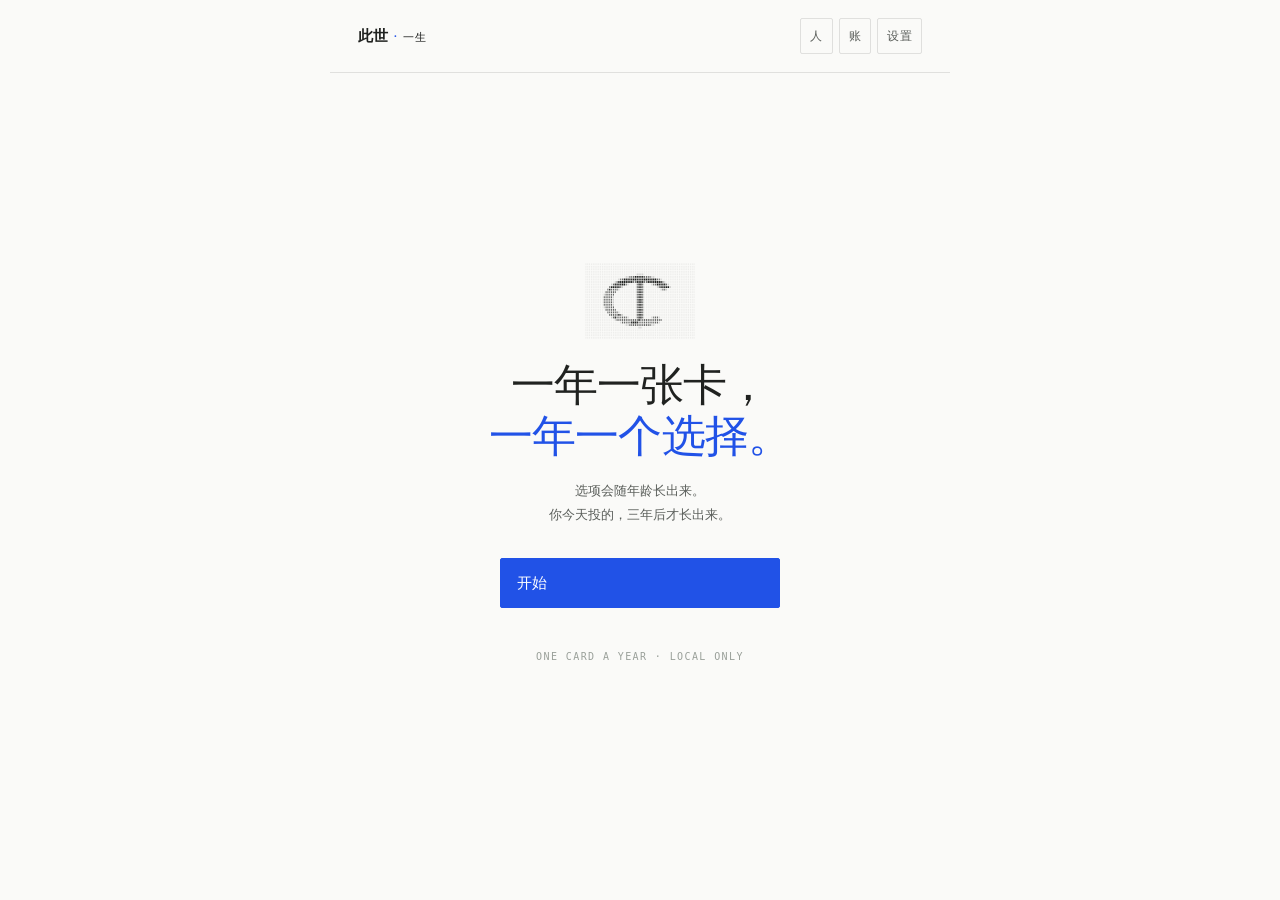
<file: web/index.html>
<!doctype html><html lang="zh-CN"><head><meta charset="utf-8">
<meta name="viewport" content="width=device-width,initial-scale=1,maximum-scale=1,user-scalable=no,viewport-fit=cover">
<meta name="theme-color" content="#fafaf8">
<link rel="manifest" href="manifest.webmanifest">
<link rel="apple-touch-icon" href="icons/icon-192.png">
<meta name="mobile-web-app-capable" content="yes">
<meta name="apple-mobile-web-app-capable" content="yes">
<meta name="apple-mobile-web-app-status-bar-style" content="default">
<title>此世 · 一生</title>
<link rel="stylesheet" href="style6.css">
</head><body><div id="app"></div><div id="toast"></div>
<script src="worlds6.js"></script>
<script src="story6.js"></script>
<script src="linefield6.js"></script>
<script src="cost13.js"></script>
<script src="gate21.js"></script>
<script src="time15.js"></script>
<script src="echo16.js"></script>
<script src="lore17.js"></script>
<script src="real18.js"></script>
<script src="shop19.js"></script>
<script src="roster20.js"></script>
<script src="priv12.js"></script>
<script src="lore22.js"></script>
<script src="orch11.js"></script>
<script src="web10.js"></script>
<script src="ai9.js"></script>
<script src="cards9.js"></script>
<script src="uic9.js"></script>
</body></html>
</file>
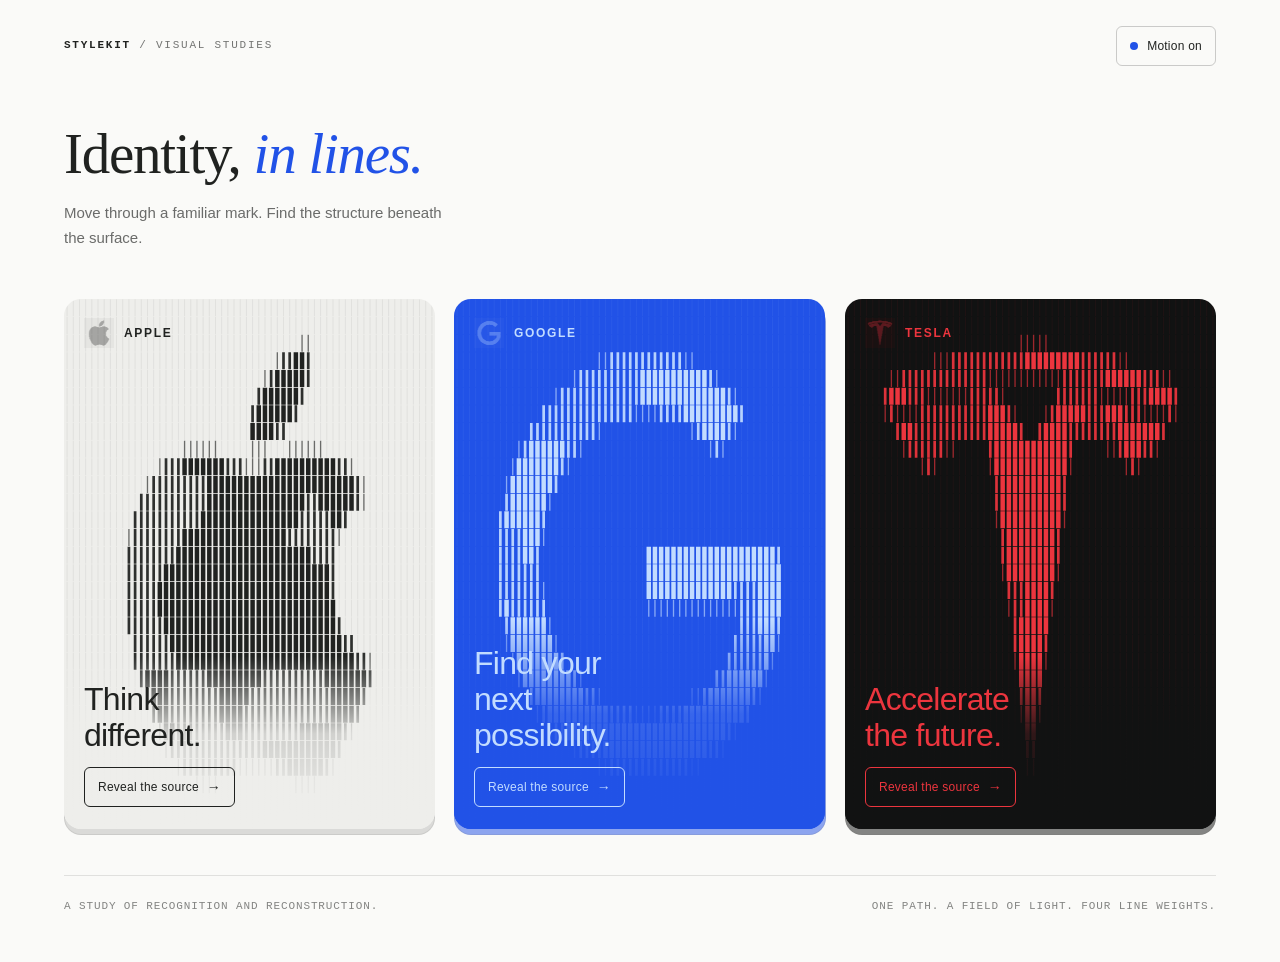
<file: web/identity-in-lines.html>
<!DOCTYPE html>
<html lang="en">
<head>
<meta charset="utf-8">
<meta name="viewport" content="width=device-width, initial-scale=1, viewport-fit=cover">
<title>Identity, in lines. — StyleKit / Visual studies</title>
<style>
  :root{
    --paper:#fafaf8;
    --paper-2:#eeeeeb;
    --ink:#202220;
    --blue:#2152e7;
    --blue-pale:#c2dcff;
    --blue-detect:#267dff;
    --red:#ec353e;
    --rule:rgba(32,34,32,.12);
    --serif:Georgia,"Times New Roman","Songti SC",serif;
    --sans:Arial,Helvetica,"Helvetica Neue","PingFang SC",sans-serif;
    --mono:ui-monospace,Menlo,Consolas,monospace;
  }
  *{box-sizing:border-box}
  html{-webkit-text-size-adjust:100%}
  body{
    margin:0;background:var(--paper);color:var(--ink);
    font-family:var(--sans);
    -webkit-font-smoothing:antialiased;
  }
  .wrap{max-width:1200px;margin:0 auto;padding:0 24px}
  @media (max-width:650px){.wrap{padding:0 18px}}

  /* ---------- header ---------- */
  header{padding:26px 0 0}
  .bar{display:flex;align-items:center;justify-content:space-between;gap:16px;flex-wrap:wrap}
  .micro{
    font:11px/1.4 var(--mono);letter-spacing:.16em;text-transform:uppercase;
    color:rgba(32,34,32,.62);
  }
  .micro b{font-weight:700;color:var(--ink)}
  .toggle{
    display:inline-flex;align-items:center;gap:9px;
    border:1px solid rgba(32,34,32,.22);background:transparent;color:var(--ink);
    border-radius:6px;padding:9px 13px;font:12px/1 var(--sans);letter-spacing:.02em;
    min-height:40px;cursor:pointer;transition:background .2s ease,color .2s ease,border-color .2s ease;
  }
  .toggle:hover{background:var(--ink);color:var(--paper);border-color:var(--ink)}
  .toggle:focus-visible{outline:2px solid var(--blue);outline-offset:2px}
  .toggle .dot{width:8px;height:8px;border-radius:50%;background:rgba(32,34,32,.3);transition:background .2s}
  .toggle[aria-pressed="true"] .dot{background:var(--blue)}

  .intro{padding:58px 0 34px}
  @media (max-width:650px){.intro{padding:40px 0 26px}}
  h1{
    font-family:var(--serif);font-weight:400;letter-spacing:-.022em;
    font-size:clamp(38px,6.4vw,57px);line-height:1.05;margin:0 0 16px;
    max-width:14ch;
  }
  h1 em{font-style:italic;color:var(--blue)}
  .lede{
    font-size:15px;line-height:1.7;color:rgba(32,34,32,.66);
    max-width:46ch;margin:0;
  }

  /* ---------- cards ---------- */
  .deck{
    display:grid;grid-template-columns:repeat(3,1fr);gap:19px;
    padding:14px 0 46px;
  }
  @media (max-width:650px){.deck{grid-template-columns:1fr;gap:26px}}

  .card{
    position:relative;
    aspect-ratio:0.70;
    min-height:460px;
    border-radius:17px;
    outline:none;
  }
  @media (max-width:650px){.card{min-height:430px}}
  .card:focus-visible .surface{outline:2px solid var(--blue);outline-offset:3px}

  /* plate sits under the card, same size and radius */
  .plate{
    position:absolute;inset:0;border-radius:17px;
    border:1px solid var(--rule);
    opacity:.7;
    transform:translateY(6px);
    transition:transform .3s ease-out,opacity .3s ease-out;
    pointer-events:none;
  }
  .surface{
    position:absolute;inset:0;border-radius:17px;overflow:hidden;
    display:flex;flex-direction:column;
    transform:translateY(0);
    transition:transform .3s ease-out;
    will-change:transform;
  }
  @media (hover:hover){
    .card:hover .surface{transform:translateY(-4px)}
    .card:hover .plate{transform:translateY(12px);opacity:1}
  }

  .card-top{
    position:relative;z-index:2;
    display:flex;align-items:center;gap:10px;
    padding:19px 20px 0;
    pointer-events:none;
  }
  .mark{width:30px;height:30px;display:block;flex:0 0 auto}
  .brand{
    font:600 12px/1 var(--sans);letter-spacing:.14em;text-transform:uppercase;
  }
  .field{
    position:absolute;inset:0;width:100%;height:100%;display:block;
    z-index:1;
  }
  .card-bottom{
    position:relative;z-index:2;margin-top:auto;
    padding:26px 20px 22px;
  }
  .card-bottom::before{
    content:"";position:absolute;inset:0;z-index:-1;pointer-events:none;
    background:linear-gradient(to top,var(--scrim-strong) 0%,var(--scrim-mid) 55%,transparent 100%);
  }
  .surface.apple{--scrim-strong:#eeeeeb;--scrim-mid:rgba(238,238,235,.86)}
  .surface.google{--scrim-strong:#2152e7;--scrim-mid:rgba(33,82,231,.86)}
  .surface.tesla{--scrim-strong:#111212;--scrim-mid:rgba(17,18,18,.86)}
  .tagline{
    font:400 clamp(27px,2.5vw,37px)/1.12 var(--sans);
    letter-spacing:-.022em;margin:0 0 14px;max-width:10ch;
  }
  .reveal{
    display:inline-flex;align-items:center;gap:8px;
    background:transparent;border:1px solid currentColor;border-radius:6px;
    color:inherit;padding:10px 13px;min-height:40px;
    font:500 12px/1 var(--sans);letter-spacing:.02em;cursor:pointer;
    transition:background .2s ease,color .2s ease;
  }
  .reveal:hover{background:var(--hover-bg);border-color:var(--hover-bg);color:var(--hover-fg)}
  .reveal:hover span{color:var(--hover-fg)}
  .surface.apple{--hover-bg:#202220;--hover-fg:#fafaf8}
  .surface.google{--hover-bg:#c2dcff;--hover-fg:#12245e}
  .surface.tesla{--hover-bg:#ec353e;--hover-fg:#111212}
  .reveal:focus-visible{outline:2px solid var(--blue-detect);outline-offset:3px}
  .reveal span{transition:color .2s ease}
  .arrow{display:inline-block;transform:translateY(-.5px);font-family:var(--sans);font-size:14px;line-height:1}

  /* brand palettes */
  .surface.apple{background:var(--paper-2);color:var(--ink)}
  .surface.google{background:var(--blue);color:var(--blue-pale)}
  .surface.tesla{background:#111212;color:#ec353e}

  /* ---------- footer ---------- */
  footer{
    border-top:1px solid var(--rule);
    padding:22px 0 46px;display:flex;gap:18px;justify-content:space-between;
    flex-wrap:wrap;
    font:11px/1.6 var(--mono);letter-spacing:.08em;text-transform:uppercase;
    color:rgba(32,34,32,.55);
  }
  footer span:last-child{text-align:right}
  @media (max-width:650px){footer{flex-direction:column;gap:6px}footer span:last-child{text-align:left}}

  /* ---------- modal ---------- */
  .modal{
    position:fixed;inset:0;z-index:50;display:none;
    align-items:center;justify-content:center;padding:20px;
    background:rgba(250,250,248,.94);
  }
  .modal[hidden]{display:none}
  .modal.open{display:flex}
  .sheet{
    width:min(620px,100%);max-height:86vh;overflow:auto;
    background:var(--paper);border:1px solid var(--ink);border-radius:10px;
    padding:22px 22px 20px;
  }
  .sheet h2{
    font-family:var(--serif);font-weight:400;font-size:26px;line-height:1.2;margin:0 0 6px;
  }
  .sheet p{margin:0 0 14px;font-size:13px;line-height:1.65;color:rgba(32,34,32,.66)}
  .pathbox{
    background:#fff;border:1px solid var(--rule);border-radius:6px;
    padding:13px 14px;margin:0 0 16px;
    font:12px/1.75 var(--mono);word-break:break-word;color:var(--ink);
    user-select:all;
  }
  .meta{display:flex;gap:16px;flex-wrap:wrap;font:11px/1.5 var(--mono);letter-spacing:.06em;color:rgba(32,34,32,.5);margin-bottom:16px}
  .close{
    border:1px solid var(--ink);background:var(--ink);color:var(--paper);
    border-radius:6px;padding:11px 16px;min-height:42px;font:500 13px/1 var(--sans);cursor:pointer;
  }
  .close:hover{background:var(--blue);border-color:var(--blue)}
  .close:focus-visible{outline:2px solid var(--blue-detect);outline-offset:3px}

  .no-canvas{
    border:1px solid var(--red);color:#7a1a1f;background:#fff3f3;
    padding:14px 16px;border-radius:8px;font-size:13px;line-height:1.6;margin:18px 0 0;
  }
</style>
</head>
<body>
<div class="wrap">
  <header>
    <div class="bar">
      <div class="micro"><b>StyleKit</b> / Visual studies</div>
      <button class="toggle" id="motion" type="button" aria-pressed="false">
        <span class="dot" aria-hidden="true"></span><span id="motionLabel">Motion off</span>
      </button>
    </div>
    <div class="intro">
      <h1>Identity, <em>in lines.</em></h1>
      <p class="lede">Move through a familiar mark. Find the structure beneath the surface.</p>
    </div>
  </header>

  <main class="deck" id="deck" aria-label="Three studies of recognition and reconstruction"></main>

  <footer>
    <span>A study of recognition and reconstruction.</span>
    <span>One path. A field of light. Four line weights.</span>
  </footer>
</div>

<div class="modal" id="modal" hidden>
  <div class="sheet" role="dialog" aria-modal="true" aria-labelledby="modalTitle" aria-describedby="modalDesc" id="sheet">
    <h2 id="modalTitle">The source</h2>
    <p id="modalDesc">The exact 24×24 path this study was sampled from. It is the only place this geometry appears.</p>
    <div class="meta" id="modalMeta"></div>
    <div class="pathbox" id="modalPath" tabindex="0"></div>
    <button class="close" type="button" id="modalClose">Close</button>
  </div>
</div>

<script>
(function () {
  'use strict';

  /* ============================================================
     Data
     ============================================================ */
  var BRANDS = [
    {
      key: 'apple', name: 'Apple', tagline: 'Think different.',
      bg: '#eeeeeb', line: '#202220', detect: '#267dff',
      seed: 3, scale: 0.82,
      path: 'M12.152 6.896c-.948 0-2.415-1.078-3.96-1.04-2.04.027-3.91 1.183-4.961 3.014-2.117 3.675-.546 9.103 1.519 12.09 1.013 1.454 2.208 3.09 3.792 3.039 1.52-.065 2.09-.987 3.935-.987 1.831 0 2.35.987 3.96.948 1.637-.026 2.676-1.48 3.676-2.948 1.156-1.688 1.636-3.325 1.662-3.415-.039-.013-3.182-1.221-3.22-4.857-.026-3.04 2.48-4.494 2.597-4.559-1.429-2.09-3.623-2.324-4.39-2.376-2-.156-3.675 1.09-4.61 1.09zM15.53 3.83c.843-1.012 1.4-2.427 1.245-3.83-1.207.052-2.662.805-3.532 1.818-.78.896-1.454 2.338-1.273 3.714 1.338.104 2.715-.688 3.559-1.701'
    },
    {
      key: 'google', name: 'Google', tagline: 'Find your next possibility.',
      bg: '#2152e7', line: '#c2dcff', detect: '#91dcff',
      seed: 29, scale: 0.79,
      path: 'M12.48 10.92v3.28h7.84c-.24 1.84-.853 3.187-1.787 4.133-1.147 1.147-2.933 2.4-6.053 2.4-4.827 0-8.6-3.893-8.6-8.72s3.773-8.72 8.6-8.72c2.6 0 4.507 1.027 5.907 2.347l2.307-2.307C18.747 1.44 16.133 0 12.48 0 5.867 0 .307 5.387.307 12s5.56 12 12.173 12c3.573 0 6.267-1.173 8.373-3.36 2.16-2.16 2.84-5.213 2.84-7.667 0-.76-.053-1.467-.173-2.053H12.48z'
    },
    {
      key: 'tesla', name: 'Tesla', tagline: 'Accelerate the future.',
      bg: '#111212', line: '#ec353e', detect: '#4eaeff',
      seed: 51, scale: 0.81,
      path: 'M12 5.362l2.475-3.026s4.245.09 8.471 2.054c-1.082 1.636-3.231 2.438-3.231 2.438-.146-1.439-1.154-1.79-4.354-1.79L12 24 8.619 5.034c-3.18 0-4.188.354-4.335 1.792 0 0-2.146-.795-3.229-2.43C5.28 2.431 9.525 2.34 9.525 2.34L12 5.362l-.004.002H12v-.002zm0-3.899c3.415-.03 7.326.528 11.328 2.28.535-.968.672-1.395.672-1.395C19.625.612 15.528.015 12 0 8.472.015 4.375.61 0 2.349c0 0 .195.525.672 1.396C4.674 1.989 8.585 1.435 12 1.46v.003z'
    }
  ];

  var GRID = 60;            /* 60 x 60 cells */
  var SEG_ROWS = 30;        /* 30 segments per column */
  var SEGS = GRID * SEG_ROWS;
  var WIDTHS = [0.38, 1.12, 2.28, 3.80];
  var ALPHAS = [0.15, 0.64, 0.93, 1];
  var THRESH = [0.12, 0.42, 0.89];

  var hasCanvas = !!(document.createElement('canvas').getContext);
  var hasPath = typeof window.Path2D === 'function';
  var samplingCount = 0;

  /* ============================================================
     Shared, reproducible value-noise table (seed 7319)
     ============================================================ */
  var NOISE_N = 128;
  var noise = new Float32Array(NOISE_N * NOISE_N);
  (function buildNoise() {
    var s = 7319 >>> 0;
    for (var i = 0; i < noise.length; i++) {
      s ^= (s << 13); s >>>= 0;
      s ^= (s >>> 17); s >>>= 0;
      s ^= (s << 5); s >>>= 0;
      noise[i] = (s / 4294967295) * 2 - 1;
    }
  })();

  function smooth(t) { return t * t * (3 - 2 * t); }

  function noiseAt(x, y) {
    var xi = Math.floor(x), yi = Math.floor(y);
    var tx = smooth(x - xi), ty = smooth(y - yi);
    var x0 = ((xi % NOISE_N) + NOISE_N) % NOISE_N;
    var y0 = ((yi % NOISE_N) + NOISE_N) % NOISE_N;
    var x1 = (x0 + 1) % NOISE_N, y1 = (y0 + 1) % NOISE_N;
    var v00 = noise[y0 * NOISE_N + x0], v10 = noise[y0 * NOISE_N + x1];
    var v01 = noise[y1 * NOISE_N + x0], v11 = noise[y1 * NOISE_N + x1];
    var a = v00 + (v10 - v00) * tx;
    var b = v01 + (v11 - v01) * tx;
    return a + (b - a) * ty;
  }

  /* ============================================================
     Sample each path once -> 60x60 luminance table (3600 floats)
     ============================================================ */
  function sampleOnce(pathString, scale) {
    samplingCount++;
    var S = 300;                      /* 60 cells x 5 supersamples */
    var c = document.createElement('canvas');
    c.width = S; c.height = S;
    var ctx = c.getContext('2d', { willReadFrequently: true });
    ctx.fillStyle = '#000';
    ctx.fillRect(0, 0, S, S);
    var p = new Path2D(pathString);
    ctx.save();
    var k = (S * scale) / 24;
    ctx.translate(S / 2, S / 2);
    ctx.scale(k, k);
    ctx.translate(-12, -12);
    ctx.fillStyle = '#fff';
    ctx.fill(p);
    ctx.restore();

    var data = ctx.getImageData(0, 0, S, S).data;   /* the only read */
    var table = new Float32Array(GRID * GRID);
    for (var gy = 0; gy < GRID; gy++) {
      for (var gx = 0; gx < GRID; gx++) {
        var sum = 0;
        for (var sy = 0; sy < 5; sy++) {
          for (var sx = 0; sx < 5; sx++) {
            var px = gx * 5 + sx, py = gy * 5 + sy;
            var i = (py * S + px) * 4;
            sum += (0.2126 * data[i] + 0.7152 * data[i + 1] + 0.0722 * data[i + 2]) / 255;
          }
        }
        table[gy * GRID + gx] = sum / 25;
      }
    }
    /* release the temp canvas & pixel buffer */
    c.width = 0; c.height = 0;
    data = null; ctx = null;
    return table;
  }

  function hexMix(hexA, hexB, t) {
    function rgb(h) {
      return [parseInt(h.slice(1, 3), 16), parseInt(h.slice(3, 5), 16), parseInt(h.slice(5, 7), 16)];
    }
    var a = rgb(hexA), b = rgb(hexB);
    return 'rgb(' + Math.round(a[0] + (b[0] - a[0]) * t) + ',' +
      Math.round(a[1] + (b[1] - a[1]) * t) + ',' +
      Math.round(a[2] + (b[2] - a[2]) * t) + ')';
  }
  function luminance(hex) {
    var r = parseInt(hex.slice(1, 3), 16) / 255,
        g = parseInt(hex.slice(3, 5), 16) / 255,
        b = parseInt(hex.slice(5, 7), 16) / 255;
    return 0.2126 * r + 0.7152 * g + 0.0722 * b;
  }

  /* ============================================================
     Card
     ============================================================ */
  function LineCard(brand, table) {
    this.brand = brand;
    this.table = table;
    this.time = 0;
    this.pulse = 0;
    this.overlay = false;
    this.focusOn = false;
    this.visible = true;
    this.dpr = 1;
    this.cssW = 0; this.cssH = 0;
    this.scanTimer = 0;
    this.targets = [null, null, null];
    this.scanBuf = new Float32Array(GRID * GRID);
    this.integral = new Float64Array((GRID + 1) * (GRID + 1));
    this.lastPointer = null;
    this.pulseOrigin = null;
    this.moved = 0;
    this.dirty = true;
    this.build();
  }

  LineCard.prototype.build = function () {
    var b = this.brand;
    var card = document.createElement('article');
    card.className = 'card';
    card.tabIndex = 0;
    card.setAttribute('role', 'group');
    card.setAttribute('aria-label', b.name + ' — ' + b.tagline + '. Press Enter to read the source path.');

    var plate = document.createElement('div');
    plate.className = 'plate';
    var light = luminance(b.bg) > 0.5;
    plate.style.background = light
      ? hexMix(b.bg, '#202220', 0.16)
      : hexMix(b.bg, '#fafaf8', 0.28);

    var surface = document.createElement('div');
    surface.className = 'surface ' + b.key + (light ? '' : ' dark');

    var top = document.createElement('div');
    top.className = 'card-top';
    var logoC = document.createElement('canvas');
    logoC.className = 'mark';
    logoC.setAttribute('aria-hidden', 'true');
    var nameEl = document.createElement('span');
    nameEl.className = 'brand';
    nameEl.textContent = b.name;
    top.appendChild(logoC);
    top.appendChild(nameEl);

    var field = document.createElement('canvas');
    field.className = 'field';
    field.setAttribute('aria-hidden', 'true');

    var bottom = document.createElement('div');
    bottom.className = 'card-bottom';
    var tag = document.createElement('p');
    tag.className = 'tagline';
    tag.textContent = b.tagline;
    var btn = document.createElement('button');
    btn.className = 'reveal';
    btn.type = 'button';
    btn.innerHTML = '<span>Reveal the source</span><span class="arrow" aria-hidden="true">→</span>';
    bottom.appendChild(tag);
    bottom.appendChild(btn);

    surface.appendChild(top);
    surface.appendChild(field);
    surface.appendChild(bottom);
    card.appendChild(plate);
    card.appendChild(surface);

    this.el = card;
    this.surface = surface;
    this.field = field;
    this.logo = logoC;
    this.revealBtn = btn;

    /* geometry arrays */
    this.bx0 = new Float32Array(SEGS);
    this.by0 = new Float32Array(SEGS);
    this.dx = new Float32Array(SEGS);
    this.dy = new Float32Array(SEGS);
    this.vx = new Float32Array(SEGS);
    this.vy = new Float32Array(SEGS);
    this.px = new Float32Array(SEGS);
    this.py = new Float32Array(SEGS);
    this.bright = new Float32Array(SEGS);
    this.levels = new Uint8Array(SEGS);
    this.geoW = 0; this.geoH = 0;

    this.bind();
  };

  LineCard.prototype.bind = function () {
    var self = this;
    var s = this.surface;

    s.addEventListener('pointermove', function (e) {
      if (e.pointerType === 'touch') {
        /* touch drives the same spring, without a hover state */
        self.pointerAt(e.clientX, e.clientY);
      } else {
        self.overlay = true;
        self.pointerAt(e.clientX, e.clientY);
      }
      if (self.paused()) self.still();
    }, { passive: true });

    s.addEventListener('pointerenter', function (e) {
      if (e.pointerType === 'touch') return;
      self.overlay = true;
      self.pulse = 1;
      self.pulseOrigin = [e.clientX, e.clientY];
      if (self.paused()) self.still();
    });

    s.addEventListener('pointerleave', function (e) {
      if (e.pointerType === 'touch') return;
      self.overlay = false;
      self.lastPointer = null;
      if (self.paused()) self.still();
    });

    s.addEventListener('pointerdown', function (e) {
      self.overlay = true;
      self.pulse = 1;
      self.pulseOrigin = [e.clientX, e.clientY];
      self.pointerAt(e.clientX, e.clientY);
      if (self.paused()) self.still();
    }, { passive: true });

    this.el.addEventListener('focus', function () {
      self.focusOn = true;
      self.overlay = true;
      if (self.paused()) self.still();
    });
    this.el.addEventListener('blur', function () {
      self.focusOn = false;
      self.overlay = false;
      if (self.paused()) self.still();
    });

    this.el.addEventListener('keydown', function (e) {
      if (e.key === 'Enter' || e.key === ' ') {
        if (e.target === self.el) {
          e.preventDefault();
          openSource(self.brand);
        }
      }
    });

    this.revealBtn.addEventListener('click', function (e) {
      e.stopPropagation();
      openSource(self.brand);
    });
  };

  LineCard.prototype.pointerAt = function (clientX, clientY) {
    if (this.lastPointer) {
      var dx = clientX - this.lastPointer[0];
      var dy = clientY - this.lastPointer[1];
      if (Math.sqrt(dx * dx + dy * dy) > 1.5) {
        this.pulse = 1;
        this.pulseOrigin = [clientX, clientY];
      }
    }
    this.lastPointer = [clientX, clientY];
  };

  LineCard.prototype.paused = function () {
    return !motionOn || modalOpen || document.hidden || !this.visible;
  };

  LineCard.prototype.fit = function () {
    var dpr = window.devicePixelRatio || 1;
    var rect = this.surface.getBoundingClientRect();
    var w = Math.max(1, Math.round(rect.width));
    var h = Math.max(1, Math.round(rect.height));
    var changed = false;
    if (w !== this.cssW || h !== this.cssH || dpr !== this.dpr) {
      this.cssW = w; this.cssH = h; this.dpr = dpr;
      this.field.width = Math.round(w * dpr);
      this.field.height = Math.round(h * dpr);
      this.field.style.width = w + 'px';
      this.field.style.height = h + 'px';
      var ctx = this.field.getContext('2d');
      ctx.setTransform(dpr, 0, 0, dpr, 0, 0);
      changed = true;
    }
    /* logo canvas */
    var lw = this.logo.clientWidth || 30;
    var lh = this.logo.clientHeight || 30;
    if (this.logo.width !== Math.round(lw * dpr) || this.logo.height !== Math.round(lh * dpr)) {
      this.logo.width = Math.round(lw * dpr);
      this.logo.height = Math.round(lh * dpr);
      var lctx = this.logo.getContext('2d');
      lctx.setTransform(dpr, 0, 0, dpr, 0, 0);
      changed = true;
    }
    return changed;
  };

  LineCard.prototype.geometry = function () {
    var w = this.cssW, h = this.cssH;
    if (this.geoW === w && this.geoH === h) return false;
    this.geoW = w; this.geoH = h;
    var cw = w / GRID, ch = h / GRID;
    this.cellW = cw; this.cellH = ch;
    for (var col = 0; col < GRID; col++) {
      for (var row = 0; row < SEG_ROWS; row++) {
        var i = row * GRID + col;
        this.bx0[i] = col * cw + cw / 2;
        this.by0[i] = row * 2 * ch + ch;
      }
    }
    return true;
  };

  LineCard.prototype.step = function (dt) {
    this.fit();
    this.geometry();
    this.time += dt;

    /* pulse decay */
    this.pulse *= Math.exp(-dt * 5.5);
    if (this.pulse < 0.0005) this.pulse = 0;

    var pointer = null;
    var radius = Math.max(18, (this.logo.clientWidth || 30) / 4 * 2.2); /* quarter of the mark's drawing width, with a usable floor */
    if (this.overlay && this.lastPointer) {
      var r = this.surface.getBoundingClientRect();
      pointer = [this.lastPointer[0] - r.left, this.lastPointer[1] - r.top];
    }

    var sub = Math.min(1 / 30, dt || 1 / 60);
    var steps = Math.max(1, Math.ceil(dt / sub));
    var h = dt / steps;
    var K = 145, D = 19;

    for (var i = 0; i < SEGS; i++) {
      var tx = 0, ty = 0;
      if (pointer && this.pulse > 0) {
        var x = this.bx0[i], y = this.by0[i];
        var ddx = x - pointer[0], ddy = y - pointer[1];
        var dist = Math.sqrt(ddx * ddx + ddy * ddy);
        if (dist < radius && dist > 0.0001) {
          var infl = 1 - dist / radius;
          infl = infl * infl * this.pulse * 25;
          tx = (ddx / dist) * infl;
          ty = (ddy / dist) * infl * 0.58;
        }
      }
      /* damped spring, integrated in substeps */
      for (var s = 0; s < steps; s++) {
        var ax = -K * (this.dx[i] - tx) - D * this.vx[i];
        var ay = -K * (this.dy[i] - ty) - D * this.vy[i];
        this.vx[i] += ax * h;
        this.vy[i] += ay * h;
        this.dx[i] += this.vx[i] * h;
        this.dy[i] += this.vy[i] * h;
      }
      this.px[i] = this.bx0[i] + this.dx[i];
      this.py[i] = this.by0[i] + this.dy[i];
      this.bright[i] = this.brightness(colOf(i), rowOf(i));
      this.levels[i] = levelOf(this.bright[i]);
    }

    this.detect(dt);
  };

  function colOf(i) { return i % GRID; }
  function rowOf(i) { return (i - (i % GRID)) / GRID; }

  LineCard.prototype.brightness = function (col, row) {
    var t = this.table;
    var b = (t[(row * 2) * GRID + col] + t[(row * 2 + 1) * GRID + col]) * 0.5;
    var n = noiseAt(col * 0.15 + this.brand.seed, row * 2 * 0.16 - this.time * 0.17);
    return b * 0.94 + n * 0.12 * (0.25 + b * 0.75);
  };
  function levelOf(v) { return v < THRESH[0] ? 0 : v < THRESH[1] ? 1 : v < THRESH[2] ? 2 : 3; }

  /* ---------- drawing ---------- */
  LineCard.prototype.draw = function () {
    var ctx = this.field.getContext('2d');
    ctx.clearRect(0, 0, this.cssW, this.cssH);
    this.drawLines(ctx);
    this.drawDetection(ctx);
  };

  LineCard.prototype.drawStill = function () {
    this.fit();
    this.geometry();
    this.time = 0;
    this.pulse = 0;
    for (var i = 0; i < SEGS; i++) {
      this.dx[i] = this.dy[i] = this.vx[i] = this.vy[i] = 0;
      this.px[i] = this.bx0[i];
      this.py[i] = this.by0[i];
      this.bright[i] = this.brightness(colOf(i), rowOf(i));
      this.levels[i] = levelOf(this.bright[i]);
    }
    if (this.overlay || this.focusOn) this.scan();
    else this.clearTargets();
    var ctx = this.field.getContext('2d');
    ctx.clearRect(0, 0, this.cssW, this.cssH);
    this.drawLines(ctx);
    this.drawDetection(ctx);
    this.drawMark();
  };

  LineCard.prototype.still = function () { this.drawStill(); };

  LineCard.prototype.drawLines = function (ctx) {
    var w = this.cssW, h = this.cssH;
    var cw = w / GRID, ch = h / GRID;
    var scale = cw / 5.25;
    var col = this.brand.line;
    var gap = 0.7;
    /* group by width tier: one stroke per group */
    for (var lv = 0; lv < 4; lv++) {
      ctx.beginPath();
      for (var i = 0; i < SEGS; i++) {
        if (this.levels[i] !== lv) continue;
        var x = this.px[i], y = this.py[i];
        var top = y - (2 * ch - gap) / 2;
        ctx.moveTo(x, top);
        ctx.lineTo(x, top + (2 * ch - gap));
      }
      ctx.lineWidth = Math.max(0.4, WIDTHS[lv] * scale);
      ctx.lineCap = 'butt';
      ctx.strokeStyle = col;
      ctx.globalAlpha = ALPHAS[lv];
      ctx.stroke();
    }
    ctx.globalAlpha = 1;
  };

  /* ---------- logo mark (also from the stored table) ---------- */
  LineCard.prototype.drawMark = function () {
    var c = this.logo;
    var dpr = window.devicePixelRatio || 1;
    var w = c.clientWidth || 30, h = c.clientHeight || 30;
    if (c.width !== Math.round(w * dpr)) { c.width = Math.round(w * dpr); c.height = Math.round(h * dpr); }
    var ctx = c.getContext('2d');
    ctx.setTransform(dpr, 0, 0, dpr, 0, 0);
    ctx.clearRect(0, 0, w, h);
    var cw = w / GRID, chh = h / GRID;
    var scale = cw / 5.25;
    for (var lv = 0; lv < 4; lv++) {
      ctx.beginPath();
      for (var row = 0; row < SEG_ROWS; row++) {
        for (var col = 0; col < GRID; col++) {
          var b = (this.table[(row * 2) * GRID + col] + this.table[(row * 2 + 1) * GRID + col]) * 0.5;
          if (levelOf(b) !== lv) continue;
          var x = col * cw + cw / 2;
          var y = row * 2 * chh + chh;
          var top = y - (2 * chh - 0.5) / 2;
          ctx.moveTo(x, top);
          ctx.lineTo(x, top + (2 * chh - 0.5));
        }
      }
      ctx.lineWidth = Math.max(0.4, WIDTHS[lv] * scale);
      ctx.lineCap = 'butt';
      ctx.strokeStyle = this.brand.line;
      ctx.globalAlpha = ALPHAS[lv];
      ctx.stroke();
    }
    ctx.globalAlpha = 1;
  };

  /* ---------- detection ---------- */
  LineCard.prototype.clearTargets = function () {
    this.targets = [null, null, null];
  };

  LineCard.prototype.scan = function () {
    var buf = this.scanBuf;
    buf.fill(0);
    var cw = this.cellW, ch = this.cellH;
    if (!cw || !ch) return;

    for (var i = 0; i < SEGS; i++) {
      var v = this.bright[i];
      if (v <= 0.02) continue;
      var gx = this.px[i] / cw - 0.5;
      var gy = this.py[i] / ch - 0.5;
      var x0 = Math.floor(gx), y0 = Math.floor(gy);
      var fx = gx - x0, fy = gy - y0;
      addCell(buf, x0, y0, v * (1 - fx) * (1 - fy));
      addCell(buf, x0 + 1, y0, v * fx * (1 - fy));
      addCell(buf, x0, y0 + 1, v * (1 - fx) * fy);
      addCell(buf, x0 + 1, y0 + 1, v * fx * fy);
    }

    /* integral image, 61 x 61 */
    var I = this.integral, W = GRID + 1;
    for (var y = 0; y < GRID; y++) I[y * W] = 0;
    for (var x = 0; x < GRID; x++) I[x] = 0;
    for (y = 1; y <= GRID; y++) {
      var rowSum = 0;
      for (x = 1; x <= GRID; x++) {
        rowSum += buf[(y - 1) * GRID + (x - 1)];
        I[y * W + x] = I[(y - 1) * W + x] + rowSum;
      }
    }
    function win(cx, cy, r) {
      var x0 = cx - r, y0 = cy - r, x1 = cx + r + 1, y1 = cy + r + 1;
      if (x0 < 0 || y0 < 0 || x1 > GRID || y1 > GRID) return 0;
      return I[y1 * W + x1] - I[y0 * W + x1] - I[y1 * W + x0] + I[y0 * W + x0];
    }

    var best = 0, cs = [];
    for (var cy = 3; cy < GRID - 3; cy++) {
      for (var cx = 3; cx < GRID - 3; cx++) {
        var s = win(cx, cy, 3) / 49;
        if (s > best) best = s;
        cs.push([s, cx, cy]);
      }
    }
    if (best < 0.04) { this.fadeAll(); return; }

    /* continuity bonus against previous targets */
    var prev = this.targets.filter(Boolean);
    cs.sort(function (a, b) {
      var bonusA = 0, bonusB = 0;
      for (var k = 0; k < prev.length; k++) {
        var da = (a[1] - prev[k].cx) * (a[1] - prev[k].cx) + (a[2] - prev[k].cy) * (a[2] - prev[k].cy);
        var db = (b[1] - prev[k].cx) * (b[1] - prev[k].cx) + (b[2] - prev[k].cy) * (b[2] - prev[k].cy);
        bonusA = Math.max(bonusA, 0.025 * Math.exp(-da / 128));
        bonusB = Math.max(bonusB, 0.025 * Math.exp(-db / 128));
      }
      return (b[0] + bonusB) - (a[0] + bonusA);
    });

    var kept = [];
    var minScore = best * 0.48;
    var minDist = 16;
    for (var pass = 0; pass < 2 && kept.length < 2; pass++) {
      kept = [];
      for (var i2 = 0; i2 < cs.length && kept.length < 3; i2++) {
        var c = cs[i2];
        if (c[0] < minScore) continue;
        var ok = true;
        for (var j = 0; j < kept.length; j++) {
          var dx2 = c[1] - kept[j][1], dy2 = c[2] - kept[j][2];
          if (Math.sqrt(dx2 * dx2 + dy2 * dy2) < minDist) { ok = false; break; }
        }
        if (ok) kept.push(c);
      }
      minDist = 12;
    }

    /* match kept windows to existing slots */
    var used = [];
    var next = [null, null, null];
    for (i2 = 0; i2 < kept.length; i2++) {
      var kc = kept[i2], found = -1, bd = 1e9;
      for (j = 0; j < this.targets.length; j++) {
        if (this.targets[j] && used.indexOf(j) === -1) {
          var ddx = this.targets[j].cx - kc[1], ddy = this.targets[j].cy - kc[2];
          var d = Math.sqrt(ddx * ddx + ddy * ddy);
          if (d <= 12 && d < bd) { bd = d; found = j; }
        }
      }
      if (found >= 0) {
        var t = this.targets[found];
        used.push(found);
        t.vx = (kc[1] - t.cx) || 0;
        t.vy = (kc[2] - t.cy) || 0;
        t.cx = kc[1]; t.cy = kc[2];
        t.alphaTarget = 1;
        next[found] = t;
      } else {
        var slot = -1;
        for (j = 0; j < 3; j++) if (!next[j] && this.targets[j] === null) { slot = j; break; }
        if (slot < 0) {
          for (j = 0; j < 3; j++) if (!next[j]) { slot = j; break; }
        }
        if (slot >= 0) {
          var pt = this.pointAt(kc[1], kc[2]);
          next[slot] = {
            cx: kc[1], cy: kc[2],
            px: pt[0], py: pt[1], vx: 0, vy: 0,
            alpha: 0, alphaTarget: 1
          };
        }
      }
    }
    for (j = 0; j < 3; j++) if (!next[j] && this.targets[j]) { this.targets[j].alphaTarget = 0; next[j] = this.targets[j]; }
    this.targets = next;
  };

  function addCell(buf, x, y, v) {
    if (x < 0 || y < 0 || x >= GRID || y >= GRID) return;
    buf[y * GRID + x] += v;
  }

  LineCard.prototype.pointAt = function (cx, cy) {
    return [cx * this.cellW + this.cellW / 2, cy * this.cellH + this.cellH / 2];
  };

  LineCard.prototype.fadeAll = function () {
    for (var i = 0; i < 3; i++) if (this.targets[i]) this.targets[i].alphaTarget = 0;
  };

  LineCard.prototype.detect = function (dt) {
    if (this.overlay || this.focusOn) {
      this.scanTimer += dt;
      if (this.scanTimer >= 0.1) { this.scanTimer = 0; this.scan(); }
    } else if (!this.targets.some(Boolean)) {
      this.scanTimer = 0;
    }

    /* display springs + fade */
    var steps = Math.max(1, Math.ceil(dt / (1 / 120)));
    var h = dt / steps;
    for (var i = 0; i < 3; i++) {
      var t = this.targets[i];
      if (!t) continue;
      var goal = this.pointAt(t.cx, t.cy);
      for (var s = 0; s < steps; s++) {
        var ax = -144 * (t.px - goal[0]) - 24 * t.vx;
        var ay = -144 * (t.py - goal[1]) - 24 * t.vy;
        t.vx += ax * h; t.vy += ay * h;
        t.px += t.vx * h; t.py += t.vy * h;
      }
      t.alpha += (t.alphaTarget - t.alpha) * (1 - Math.exp(-dt * 16));
      if (Math.abs(t.alpha) < 0.004) t.alpha = 0;
      if (Math.abs(t.vx) < 0.02 && Math.abs(t.vy) < 0.02) {
        t.px = goal[0]; t.py = goal[1]; t.vx = t.vy = 0;
      }
      if (t.alphaTarget === 0 && t.alpha === 0) this.targets[i] = null;
    }
  };

  LineCard.prototype.drawDetection = function (ctx) {
    var live = [];
    for (var i = 0; i < 3; i++) if (this.targets[i] && this.targets[i].alpha > 0.004) live.push(this.targets[i]);
    if (!live.length) return;

    var cw = this.cellW, ch = this.cellH;
    var color = this.brand.detect;

    /* connectors first, opacity = lower endpoint */
    ctx.lineWidth = 0.8;
    for (i = 0; i < live.length - 1; i++) {
      var a = live[i], b = live[i + 1];
      ctx.globalAlpha = Math.min(a.alpha, b.alpha) * 0.55;
      ctx.strokeStyle = color;
      ctx.beginPath();
      ctx.moveTo(a.px, a.py);
      ctx.lineTo(b.px, b.py);
      ctx.stroke();
    }

    for (i = 0; i < live.length; i++) {
      var t = live[i];
      var size = 9 * cw;
      var x = t.px - size / 2, y = t.py - size / 2;
      ctx.globalAlpha = t.alpha;
      ctx.fillStyle = color;
      ctx.globalAlpha = t.alpha * 0.07;
      ctx.fillRect(x, y, size, size);
      ctx.globalAlpha = t.alpha * 0.9;
      ctx.strokeStyle = color;
      ctx.lineWidth = 1;
      ctx.strokeRect(x, y, size, size);

      /* corner marks */
      var m = Math.max(5, size * 0.22), lw = 1.6;
      ctx.lineWidth = lw;
      ctx.beginPath();
      ctx.moveTo(x, y + m); ctx.lineTo(x, y); ctx.lineTo(x + m, y);
      ctx.moveTo(x + size - m, y); ctx.lineTo(x + size, y); ctx.lineTo(x + size, y + m);
      ctx.moveTo(x + size, y + size - m); ctx.lineTo(x + size, y + size); ctx.lineTo(x + size - m, y + size);
      ctx.moveTo(x + m, y + size); ctx.lineTo(x, y + size); ctx.lineTo(x, y + size - m);
      ctx.stroke();

      /* coordinates, one decimal while moving */
      var moving = Math.abs(t.vx) > 0.05 || Math.abs(t.vy) > 0.05;
      var label = moving
        ? (t.px / cw).toFixed(1) + ' / ' + (t.py / ch).toFixed(1)
        : (t.cx + 0.5) + ' / ' + (t.cy + 0.5);
      ctx.globalAlpha = t.alpha * 0.85;
      ctx.fillStyle = color;
      ctx.font = '9px ' + 'ui-monospace,Menlo,monospace';
      ctx.fillText(label, x, Math.max(9, y - 5));
    }
    ctx.globalAlpha = 1;
  };

  /* ============================================================
     App wiring
     ============================================================ */
  var cards = [];
  var motionOn = false;
  var modalOpen = false;
  var rafId = 0;
  var lastT = 0;
  var prefersReduced = false;

  var deck = document.getElementById('deck');
  var motionBtn = document.getElementById('motion');
  var motionLabel = document.getElementById('motionLabel');
  var modal = document.getElementById('modal');
  var modalPath = document.getElementById('modalPath');
  var modalMeta = document.getElementById('modalMeta');
  var modalClose = document.getElementById('modalClose');
  var lastFocus = null;

  function mount() {
    if (!hasCanvas || !hasPath) {
      var msg = document.createElement('p');
      msg.className = 'no-canvas';
      msg.textContent = 'This study needs Canvas 2D and Path2D. Your browser does not support them, so the line fields are not drawn.';
      deck.parentNode.insertBefore(msg, deck.nextSibling);
      return;
    }
    for (var i = 0; i < BRANDS.length; i++) {
      var b = BRANDS[i];
      var table = sampleOnce(b.path, b.scale);   /* exactly once, per brand */
      var card = new LineCard(b, table);
      cards.push(card);
      deck.appendChild(card.el);
      card.drawMark();
    }

    var ro = new ResizeObserver(function () {
      for (var i = 0; i < cards.length; i++) {
        cards[i].fit();
        cards[i].geometry();
        if (cards[i].paused()) cards[i].drawStill();
        else cards[i].dirty = true;
      }
    });
    cards.forEach(function (c) { ro.observe(c.surface); });

    if ('IntersectionObserver' in window) {
      var io = new IntersectionObserver(function (entries) {
        entries.forEach(function (entry) {
          var c = cards.filter(function (x) { return x.surface === entry.target; })[0];
          if (!c) return;
          c.visible = entry.isIntersecting;
          if (!entry.isIntersecting) c.drawStill();
        });
      }, { threshold: 0.05 });
      cards.forEach(function (c) { io.observe(c.surface); });
    }

    if (window.matchMedia) {
      var mq = window.matchMedia('(prefers-reduced-motion: reduce)');
      prefersReduced = mq.matches;
      if (mq.addEventListener) mq.addEventListener('change', function (e) {
        prefersReduced = e.matches;
        if (prefersReduced) setMotion(false);
      });
    }

    /* DPR changes without a CSS resize */
    if (window.matchMedia) {
      var dprMQ = window.matchMedia('(resolution: ' + (window.devicePixelRatio || 1) + 'dppx)');
      var onDPR = function () {
        for (var i = 0; i < cards.length; i++) {
          var changed = cards[i].fit();
          if (cards[i].paused() && changed) cards[i].drawStill();
        }
        rebindDPR();
      };
      function rebindDPR() {
        if (dprMQ.removeEventListener) dprMQ.removeEventListener('change', onDPR);
        dprMQ = window.matchMedia('(resolution: ' + (window.devicePixelRatio || 1) + 'dppx)');
        if (dprMQ.addEventListener) dprMQ.addEventListener('change', onDPR);
      }
      rebindDPR();
    }

    setMotion(!prefersReduced);
  }

  function setMotion(on) {
    motionOn = on;
    motionBtn.setAttribute('aria-pressed', on ? 'true' : 'false');
    motionLabel.textContent = on ? 'Motion on' : 'Motion off';
    if (on) start(); else stop();
  }

  function start() {
    if (rafId) return;
    lastT = 0;
    rafId = requestAnimationFrame(loop);
  }
  function stop() {
    if (rafId) cancelAnimationFrame(rafId);
    rafId = 0;
    for (var i = 0; i < cards.length; i++) if (cards[i].paused()) cards[i].drawStill();
  }

  function loop(now) {
    rafId = 0;
    var dt = lastT ? Math.min(0.05, (now - lastT) / 1000) : 1 / 60;
    lastT = now;
    var any = false;
    for (var i = 0; i < cards.length; i++) {
      var c = cards[i];
      if (c.paused()) { if (c.dirty) { c.drawStill(); c.dirty = false; } continue; }
      c.step(dt);
      c.draw();
      c.drawMark();
      c.dirty = false;
      any = true;
    }
    if (motionOn && any) rafId = requestAnimationFrame(loop);
    else if (motionOn) rafId = requestAnimationFrame(loop);
  }

  /* modal */
  function openSource(brand) {
    lastFocus = document.activeElement;
    modalOpen = true;
    modalPath.textContent = brand.path;
    modalMeta.textContent = 'seed ' + brand.seed + ' · scale ' + brand.scale.toFixed(2) +
      ' · bg ' + brand.bg + ' · line ' + brand.line + ' · detect ' + brand.detect;
    modal.hidden = false;
    modal.classList.add('open');
    stop();
    for (var i = 0; i < cards.length; i++) cards[i].drawStill();
    modalClose.focus();
  }
  function closeSource() {
    modal.classList.remove('open');
    modal.hidden = true;
    modalOpen = false;
    if (lastFocus && lastFocus.focus) lastFocus.focus();
    if (motionOn) start();
    else cards.forEach(function (c) { c.drawStill(); });
  }

  modalClose.addEventListener('click', closeSource);
  modal.addEventListener('click', function (e) { if (e.target === modal) closeSource(); });
  document.addEventListener('keydown', function (e) {
    if (e.key === 'Escape' && modalOpen) closeSource();
    if (e.key === 'Tab' && modalOpen) {
      /* keep focus inside the sheet */
      if (!modal.contains(document.activeElement)) { e.preventDefault(); modalClose.focus(); }
    }
  });

  motionBtn.addEventListener('click', function () { setMotion(!motionOn); });

  document.addEventListener('visibilitychange', function () {
    if (document.hidden) { stop(); for (var i = 0; i < cards.length; i++) cards[i].drawStill(); }
    else if (motionOn) start();
  });

  mount();

  /* small inspection surface for the build checks */
  window.__identityLines = {
    brands: BRANDS,
    cards: cards,
    samplingCount: function () { return samplingCount; },
    tableSizes: function () { return cards.map(function (c) { return c.table.length; }); },
    grid: function () { return { cols: GRID, segRows: SEG_ROWS, segs: SEGS, widths: WIDTHS.slice(), alphas: ALPHAS.slice() }; },
    canvasSize: function () {
      return cards.map(function (c) { return { css: [c.cssW, c.cssH], backing: [c.field.width, c.field.height], dpr: c.dpr }; });
    },
    motionState: function () { return { on: motionOn, pressed: motionBtn.getAttribute('aria-pressed'), modal: modalOpen }; },
    targets: function () { return cards.map(function (c) { return c.targets.filter(Boolean).map(function (t) { return [t.cx, t.cy, +t.alpha.toFixed(2)]; }); }); }
  };
})();
</script>
</body>
</html>
</file>
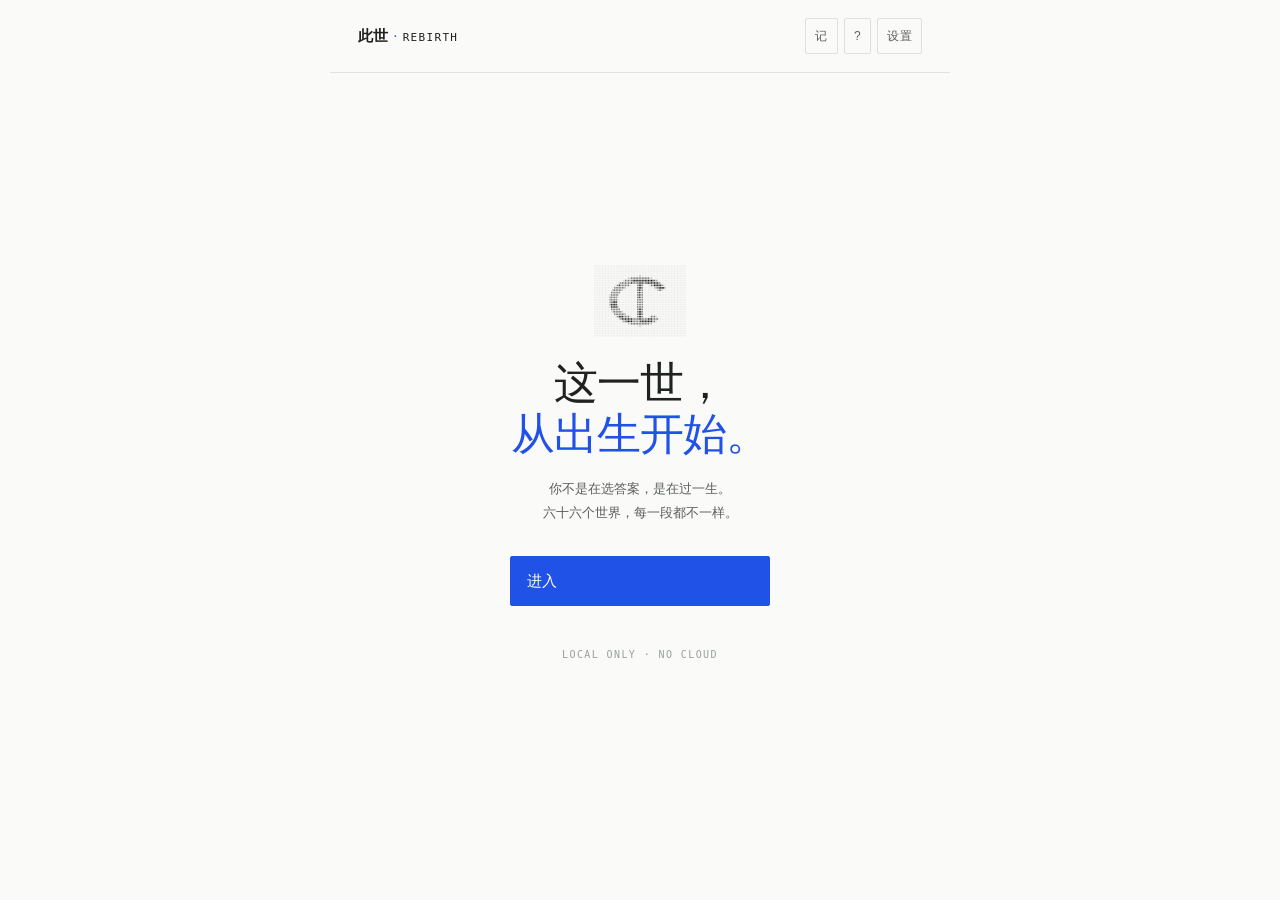
<file: web/index-v6-backup.html>
<!doctype html><html lang="zh-CN"><head><meta charset="utf-8">
<meta name="viewport" content="width=device-width,initial-scale=1,maximum-scale=1,user-scalable=no,viewport-fit=cover">
<meta name="theme-color" content="#fafaf8">
<link rel="manifest" href="manifest.webmanifest">
<link rel="apple-touch-icon" href="icons/icon-192.png">
<meta name="apple-mobile-web-app-capable" content="yes">
<meta name="apple-mobile-web-app-status-bar-style" content="default">
<title>此世 · 无限重生</title>
<link rel="stylesheet" href="style6.css">
</head><body><div id="app"></div><div id="toast"></div>
<script src="worlds.js"></script>
<script src="depth.js"></script>
<script src="depth2.js"></script>
<script src="depth3.js"></script>
<script src="game.js"></script>
<script src="core5.js"></script>
<script src="life5.js"></script>
<script src="map5.js"></script>
<script src="choices6.js"></script><script src="events6.js"></script><script src="scene6.js"></script><script src="ai6.js"></script>
<script src="linefield6.js"></script><script src="app6.js"></script>
<script>
if('serviceWorker' in navigator){window.addEventListener('load',()=>navigator.serviceWorker.register('sw.js').catch(()=>{}));}
</script>
</body></html>
</file>
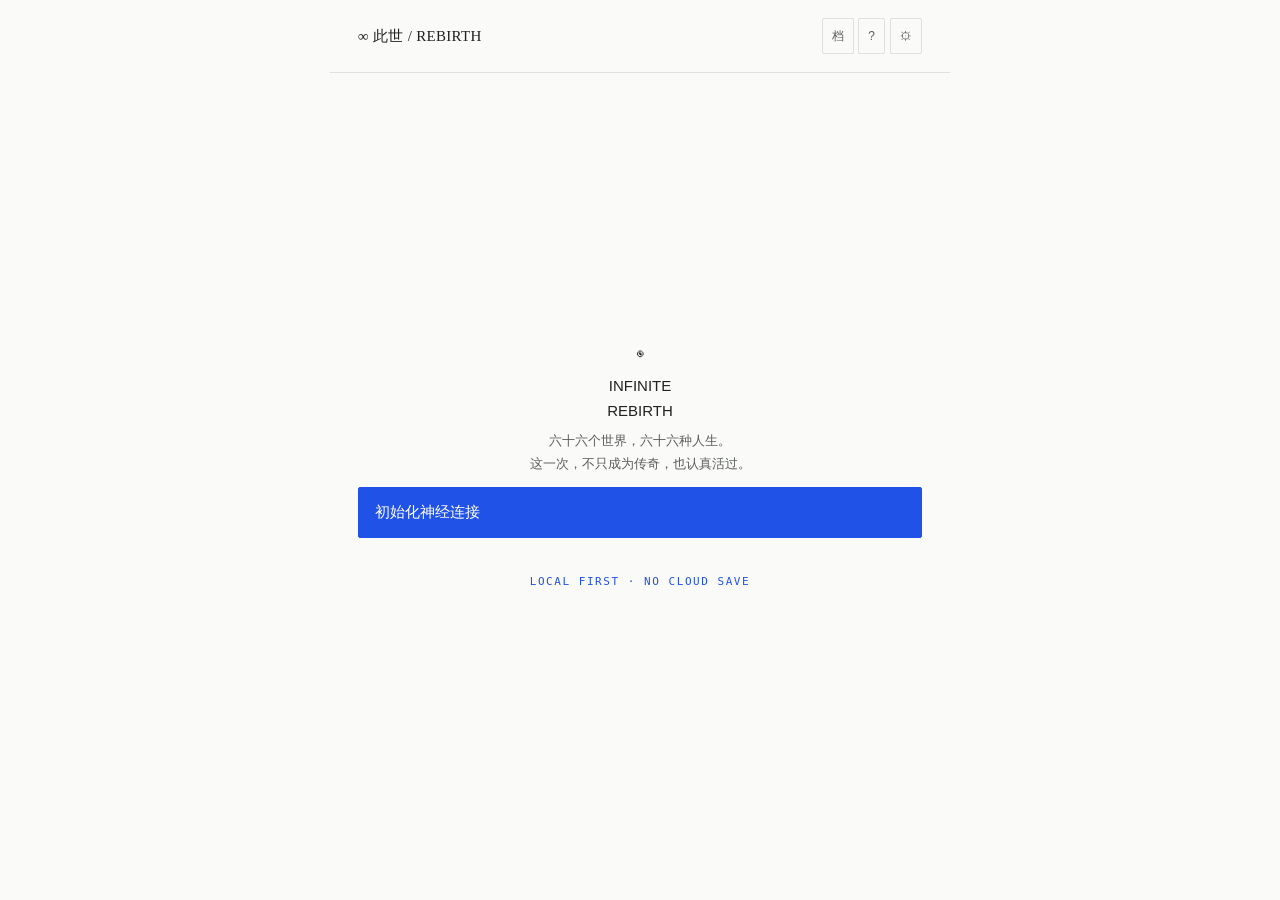
<file: web/index6.html>
<!doctype html><html lang="zh-CN"><head><meta charset="utf-8">
<meta name="viewport" content="width=device-width,initial-scale=1,maximum-scale=1,user-scalable=no,viewport-fit=cover">
<meta name="theme-color" content="#fafaf8">
<link rel="manifest" href="manifest.webmanifest">
<link rel="apple-touch-icon" href="icons/icon-192.png">
<meta name="apple-mobile-web-app-capable" content="yes">
<meta name="apple-mobile-web-app-status-bar-style" content="default">
<title>此世 · 无限重生</title>
<link rel="stylesheet" href="style6.css">
</head><body><div id="app"></div><div id="toast"></div>
<script src="worlds.js"></script>
<script src="depth.js"></script>
<script src="depth2.js"></script>
<script src="depth3.js"></script>
<script src="game.js"></script>
<script src="core5.js"></script>
<script src="life5.js"></script>
<script src="map5.js"></script>
<script src="scene6.js"></script>
<script src="app6.js"></script>
<script>
if('serviceWorker' in navigator){window.addEventListener('load',()=>navigator.serviceWorker.register('sw.js').catch(()=>{}));}
</script>
</body></html>
</file>
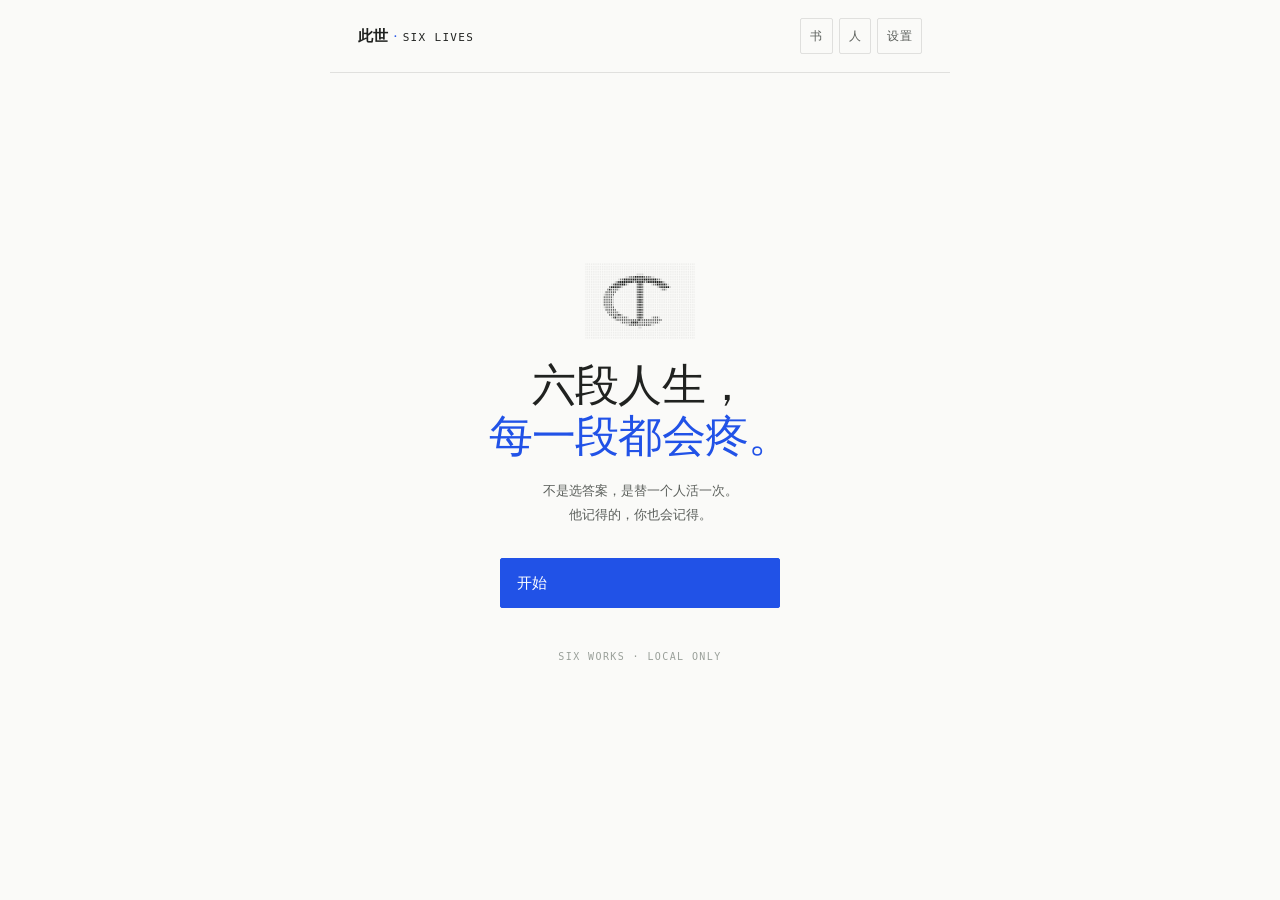
<file: web/index7.html>
<!doctype html><html lang="zh-CN"><head><meta charset="utf-8">
<meta name="viewport" content="width=device-width,initial-scale=1,maximum-scale=1,user-scalable=no,viewport-fit=cover">
<meta name="theme-color" content="#fafaf8">
<link rel="manifest" href="manifest.webmanifest">
<link rel="apple-touch-icon" href="icons/icon-192.png">
<meta name="apple-mobile-web-app-capable" content="yes">
<meta name="apple-mobile-web-app-status-bar-style" content="default">
<title>此世 · 六部</title>
<link rel="stylesheet" href="style6.css">
</head><body><div id="app"></div><div id="toast"></div>
<script src="worlds6.js"></script>
<script src="story6.js"></script>
<script src="linefield6.js"></script>
<script src="play7.js"></script>
<script src="extra7.js"></script>
<script src="ui7.js"></script>
<script>
if('serviceWorker' in navigator){window.addEventListener('load',()=>navigator.serviceWorker.register('sw.js').catch(()=>{}));}
</script>
</body></html>
</file>
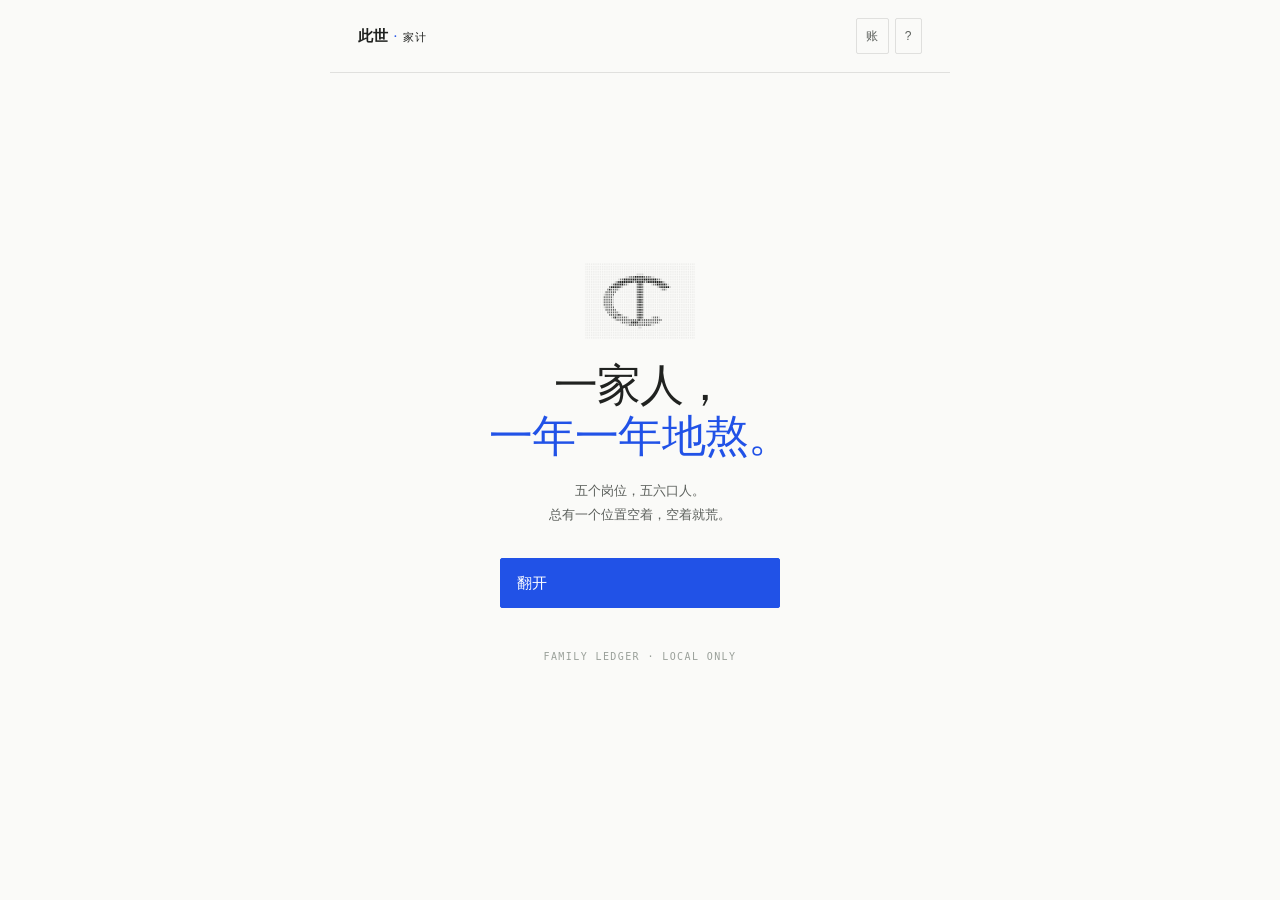
<file: web/index8.html>
<!doctype html><html lang="zh-CN"><head><meta charset="utf-8">
<meta name="viewport" content="width=device-width,initial-scale=1,maximum-scale=1,user-scalable=no,viewport-fit=cover">
<meta name="theme-color" content="#fafaf8">
<link rel="manifest" href="manifest.webmanifest">
<link rel="apple-touch-icon" href="icons/icon-192.png">
<meta name="mobile-web-app-capable" content="yes">
<meta name="apple-mobile-web-app-capable" content="yes">
<meta name="apple-mobile-web-app-status-bar-style" content="default">
<title>此世 · 家计</title>
<link rel="stylesheet" href="style6.css">
</head><body><div id="app"></div><div id="toast"></div>
<script src="worlds6.js"></script>
<script src="story6.js"></script>
<script src="linefield6.js"></script>
<script src="board8.js"></script>
<script src="ui8.js"></script>
</body></html>
</file>
<file: web/style6.css>
/* Quantized Line Field UI — paper, ink, blue, red. Serif display + sans body. */
:root{
  --paper:#fafaf8;
  --paper-2:#eeeeeb;
  --ink:#202220;
  --ink-soft:#5b5f5b;
  --ink-faint:#9aa09a;
  --blue:#2152e7;
  --blue-pale:#c2dcff;
  --blue-detect:#267dff;
  --red:#ec353e;
  --rule:rgba(32,34,32,.12);
  --serif:Georgia,"Times New Roman","Songti SC","SimSun",serif;
  --sans:-apple-system,"Helvetica Neue",Arial,"PingFang SC","Hiragino Sans GB",sans-serif;
  --mono:"SF Mono",Menlo,monospace;
}
*{box-sizing:border-box}
html,body{touch-action:pan-y}
body{
  margin:0;background:var(--paper);color:var(--ink);
  font:15px/1.7 var(--sans);
  -webkit-text-size-adjust:100%;-webkit-tap-highlight-color:transparent;
  overscroll-behavior-y:contain;
}
button,input,select,textarea{font:inherit;color:inherit}
button{cursor:pointer;color:inherit}
button:disabled{opacity:.38;cursor:not-allowed}
input,textarea,select{
  width:100%;padding:13px 14px;border:1px solid var(--rule);border-radius:2px;
  background:#fff;color:var(--ink);outline:none;font-size:16px;
}
input:focus,textarea:focus{border-color:var(--blue)}
textarea{min-height:96px;resize:vertical}

#app{max-width:620px;margin:0 auto;min-height:100vh;background:var(--paper)}

/* ---- top bar ---- */
.top{
  display:flex;align-items:center;justify-content:space-between;gap:10px;
  padding:calc(14px + env(safe-area-inset-top)) 18px 12px;
  border-bottom:1px solid var(--rule);background:rgba(250,250,248,.96);
  position:sticky;top:0;z-index:20;
}
.brand{font:400 15px/1 var(--serif);letter-spacing:.02em;color:var(--ink)}
.brand b{font-weight:700}
.brand .dot{color:var(--blue);margin:0 5px}
.icon{
  border:1px solid var(--rule);background:none;border-radius:2px;
  padding:7px 9px;font-size:12px;color:var(--ink-soft);letter-spacing:.04em;
}
.icon:hover{border-color:var(--ink)}

.view{padding:22px 18px calc(40px + env(safe-area-inset-bottom))}
.eyebrow{
  font:11px/1.4 var(--mono);letter-spacing:.14em;text-transform:uppercase;
  color:var(--blue);margin-bottom:8px;
}
.title{font:400 30px/1.25 var(--serif);letter-spacing:-.01em;margin:0 0 10px}
.title em{font-style:italic;color:var(--blue)}
.subtitle{font-size:13px;color:var(--ink-soft);line-height:1.75;margin:0 0 6px}

/* ---- cards: layered plate, no blur ---- */
.card{
  position:relative;padding:16px 16px 15px;margin:14px 0;
  background:#fff;border:1px solid var(--rule);border-radius:3px;
}
.card::after{
  content:"";position:absolute;left:0;right:0;bottom:-6px;height:100%;
  border:1px solid var(--rule);border-radius:3px;background:#efefe9;
  z-index:-1;opacity:.7;transition:transform .3s ease-out,opacity .3s ease-out;
}
@media (hover:hover){
  .card:hover::after{transform:translateY(6px);opacity:1}
}
.card h3{font:600 16px/1.4 var(--sans);margin:0}
.card p{margin:6px 0}

/* ---- line field band ---- */
.field{
  position:relative;height:64px;margin:2px 0 16px;overflow:hidden;
  border-top:1px solid var(--rule);border-bottom:1px solid var(--rule);
}
.field canvas{display:block;width:100%;height:100%}

/* ---- buttons ---- */
.btn{
  display:block;width:100%;padding:13px 16px;text-align:left;
  border:1px solid var(--ink);border-radius:2px;background:transparent;
  color:var(--ink);font-size:15px;line-height:1.5;
  transition:background .16s ease,color .16s ease,border-color .16s ease;
}
.btn:hover{background:var(--ink);color:var(--paper)}
.btn.primary{background:var(--blue);border-color:var(--blue);color:#fff}
.btn.primary:hover{background:#1a43c4;border-color:#1a43c4}
.btn.ghost{border-color:var(--rule);color:var(--ink-soft)}
.btn.ghost:hover{background:var(--paper-2);color:var(--ink);border-color:var(--ink)}
.btn.danger{border-color:var(--red);color:var(--red)}
.btn.danger:hover{background:var(--red);color:#fff}
.grid2{display:grid;grid-template-columns:1fr 1fr;gap:10px}
.row{display:flex;align-items:center;justify-content:space-between;gap:12px}
.stack{display:grid;gap:12px}
.muted{color:var(--ink-soft)}
.faint{color:var(--ink-faint)}
.blue{color:var(--blue)}
.red{color:var(--red)}
.small{font-size:13px;line-height:1.7}
.mono{font-family:var(--mono)}
.center{text-align:center}
.tag{
  font:10px/1 var(--mono);letter-spacing:.08em;text-transform:uppercase;
  padding:4px 7px;border:1px solid currentColor;border-radius:2px;white-space:nowrap;
  color:var(--ink-soft);
}
.notice{
  margin:14px 0;padding:12px 14px;border-left:2px solid var(--blue);
  background:#f2f6ff;font-size:13px;line-height:1.75;color:#1c2b52;
}
.notice.warn{border-left-color:var(--red);background:#fff3f3;color:#5a1a1d}

/* ---- choices: numbered editorial rows ---- */
.choice{
  display:grid;grid-template-columns:26px 1fr;gap:12px;align-items:start;
  width:100%;text-align:left;padding:14px 14px 13px;margin:9px 0;
  background:#fff;border:1px solid var(--rule);border-radius:2px;
  transition:border-color .16s ease,background .16s ease;
}
.choice:hover{border-color:var(--ink);background:#fcfcfa}
.choice .n{font:11px/1.6 var(--mono);color:var(--blue);letter-spacing:.06em}
.choice .t{font:600 15px/1.45 var(--sans);display:block}
.choice .d{font-size:13px;color:var(--ink-soft);line-height:1.6;display:block;margin-top:3px}
.choice .h{font:10px/1.5 var(--mono);color:var(--ink-faint);display:block;margin-top:6px;letter-spacing:.02em}

/* ---- scene ---- */
.scene-head{margin:4px 0 14px}
.scene-meta{font:10px/1.6 var(--mono);letter-spacing:.1em;text-transform:uppercase;color:var(--ink-faint)}
.scene-title{font:400 24px/1.32 var(--serif);margin:6px 0 12px}
.prose{font:15px/1.95 var(--sans);color:var(--ink)}
.prose em{font-style:italic;color:var(--ink-soft)}
.ask{font:400 17px/1.6 var(--serif);color:var(--blue);margin:16px 0 6px}

/* ---- gains ---- */
.gains{display:flex;flex-wrap:wrap;gap:7px;margin-top:12px}
.gain{
  font:11px/1 var(--mono);padding:6px 9px;border:1px solid var(--rule);
  border-radius:2px;background:var(--paper-2);color:var(--ink);
}
.gain.good{border-color:#b9ccf5;background:#eef3ff;color:#1b3aa8}
.gain.bad{border-color:#f3c3c5;background:#fff1f1;color:#a3202a}

/* ---- words ---- */
.words{display:grid;grid-template-columns:1fr;gap:9px;margin-top:10px}
.word{
  border:1px solid var(--rule);border-radius:2px;padding:12px 13px;background:#fff;
  transition:border-color .16s;
}
.word.on{border-color:var(--blue);background:#f6f9ff}
.word .w{font:700 17px/1.3 var(--serif);color:var(--ink);letter-spacing:.01em}
.word .z{font-size:13px;color:var(--ink-soft);margin:3px 0 0}
.word .e{font:13px/1.6 var(--sans);color:#3a3f3a;margin:6px 0 0}

/* ---- emotion strip ---- */
.moods{display:flex;gap:5px;margin:12px 0 2px}
.mood{flex:1;text-align:center}
.mood .lb{font:9px/1.4 var(--serif);color:var(--ink-faint)}
.mood .bar{height:24px;display:flex;align-items:flex-end;justify-content:center;margin-top:3px;background:none;border-bottom:1px solid var(--rule)}
.mood .bar i{display:block;width:2px;background:var(--blue);transition:height .3s}
.mood .v{font:9px/1.4 var(--mono);color:var(--ink-soft)}

/* ---- chat (dialogue mode) ---- */
.chatlog{
  max-height:34vh;min-height:150px;overflow-y:auto;padding:4px 0 8px;
  display:flex;flex-direction:column;gap:9px;
}
.msg{max-width:92%;font-size:14px;line-height:1.75;padding:10px 12px;border-radius:2px}
.msg .who{display:block;font:10px/1.4 var(--mono);letter-spacing:.08em;text-transform:uppercase;color:var(--ink-faint);margin-bottom:3px}
.msg.system{max-width:100%;padding:0;color:var(--ink);font-size:15px;line-height:1.95}
.msg.npc{background:var(--paper-2);border-left:2px solid var(--ink);align-self:flex-start}
.msg.player{background:#eef3ff;border-right:2px solid var(--blue);align-self:flex-end;color:#16224a}
.fx{display:flex;flex-wrap:wrap;gap:6px;padding:2px 0}

/* ---- tabs ---- */
.tabs{
  display:flex;gap:0;overflow-x:auto;scrollbar-width:none;
  border-bottom:1px solid var(--rule);background:var(--paper);
}
.tabs::-webkit-scrollbar{display:none}
.tab{
  flex:1;min-width:58px;padding:12px 4px;border:none;background:none;
  font:12px/1.2 var(--sans);color:var(--ink-faint);white-space:nowrap;
}
.tab.active{color:var(--ink);box-shadow:inset 0 -2px 0 var(--ink)}

/* ---- stats ---- */
.statline{display:flex;justify-content:space-between;font:10px/1.6 var(--mono);letter-spacing:.06em;color:var(--ink-faint);text-transform:uppercase}
.bar{height:2px;background:var(--rule);margin-top:5px}
.bar i{display:block;height:2px;background:var(--ink);transition:width .3s}
.kv{display:grid;grid-template-columns:auto 1fr;gap:6px 14px;font-size:14px}
.kv dt{color:var(--ink-faint);font-size:12px;letter-spacing:.04em}
.kv dd{margin:0}

/* ---- world picker ---- */
.worldn{font:10px/1.4 var(--mono);letter-spacing:.12em;color:var(--blue)}

/* ---- map ---- */
.mapbox{border:1px solid var(--rule);background:#fff;padding:8px;border-radius:2px}
.mapbox svg{display:block;width:100%;height:auto}
.mapnode{padding-left:0}
.mapitem{display:grid;grid-template-columns:1fr auto;gap:10px;align-items:center;padding:12px 0;border-bottom:1px solid var(--rule)}
.mapitem:last-child{border-bottom:none}
.mapitem .nm{font:600 14px/1.4 var(--sans)}
.mapitem .rl{font-size:12px;color:var(--ink-soft);line-height:1.5;margin-top:2px}
.here{font:10px/1.4 var(--mono);color:var(--blue);letter-spacing:.08em}

/* ---- modal ---- */
.modal{position:fixed;inset:0;background:rgba(250,250,248,.97);z-index:40;display:grid;place-items:center;padding:18px}
.modal>div{
  background:var(--paper);border:1px solid var(--ink);border-radius:2px;
  padding:22px;max-width:560px;width:100%;max-height:88vh;overflow:auto;
}
.modal h2{font:400 24px/1.3 var(--serif);margin:0 0 12px}

/* ---- toast ---- */
#toast{
  position:fixed;left:50%;bottom:24px;transform:translateX(-50%);
  background:var(--ink);color:var(--paper);padding:11px 16px;border-radius:2px;
  font-size:13px;z-index:50;max-width:88%;display:none;
}

/* ---- splash ---- */
.splash{min-height:88vh;display:flex;flex-direction:column;justify-content:center;align-items:center;text-align:center;gap:6px}
.splash .mark{width:150px;height:64px;margin-bottom:16px}
.display{font:400 clamp(30px,8vw,44px)/1.15 var(--serif);letter-spacing:-.02em;margin:0}
.display span{color:var(--blue)}
.splash .sub{font-size:13px;color:var(--ink-soft);line-height:1.9;margin:10px 0 24px;max-width:300px}

/* ---- english recap ---- */
.recap{font:15px/1.85 var(--serif);color:#2a2f2a}
.recap em{color:var(--ink-soft)}

@media(min-width:640px){
  .view{padding:28px}
  .top{padding:18px 28px}
}

/* ---- v6.2 additions ---- */
.scene-meta .src{color:var(--blue)}
.loading{margin-top:22px;height:2px;background:var(--rule);overflow:hidden}
.loading i{display:block;height:2px;width:38%;background:var(--ink);animation:ld 1.15s ease-in-out infinite}
@keyframes ld{0%{transform:translateX(-100%)}100%{transform:translateX(300%)}}
.card.ai{border-color:var(--blue)}
@media(prefers-reduced-motion:reduce){.loading i{animation:none;width:100%}}

/* ================= v7：六部作品 ================= */
.bookcard{
  border:1px solid var(--rule);background:#fff;padding:16px 15px;margin-bottom:12px;
  border-radius:2px;cursor:pointer;transition:border-color .18s ease;
}
.bookcard:active{border-color:var(--ink)}
.bookcard .bn{font:10px/1.5 var(--mono);letter-spacing:.1em;color:var(--blue);text-transform:uppercase}
.bookcard h3{font:400 22px/1.3 var(--serif);margin:6px 0 6px}
.bookcard p{margin:0;color:var(--ink-soft);font-size:13px;line-height:1.75}
.bookcard .bmeta{display:flex;gap:14px;margin-top:10px;font:10px/1.4 var(--mono);color:var(--ink-faint);letter-spacing:.06em}
.bookcard .bmeta .blue{color:var(--blue)}

.prose p{margin:0 0 14px}
.prose p:last-child{margin-bottom:0}
.ask{
  font:400 17px/1.7 var(--serif);color:var(--ink);
  margin:20px 0 14px;padding-left:12px;border-left:2px solid var(--blue);
}

.choices{display:grid;gap:10px}
.choice2{
  display:flex;gap:12px;text-align:left;width:100%;
  border:1px solid var(--rule);background:#fff;border-radius:2px;
  padding:14px 14px;transition:border-color .16s ease,background .16s ease;
}
.choice2:active{border-color:var(--ink);background:#fcfcfa}
.choice2 .cn{
  font:11px/1.6 var(--mono);color:var(--blue);letter-spacing:.06em;
  flex:0 0 auto;padding-top:2px;
}
.choice2 .ct{display:block;flex:1 1 auto;min-width:0}
.choice2 .ct b{display:block;font:600 15px/1.5 var(--sans);color:var(--ink)}
.choice2 .cd{display:block;font-size:13px;line-height:1.7;color:var(--ink-soft);margin-top:4px}
.choice2 .ch{display:block;font:10px/1.5 var(--mono);color:var(--ink-faint);margin-top:7px;letter-spacing:.02em}

.pcard{border:1px solid var(--rule);background:#fff;border-radius:2px;padding:14px 15px;margin-bottom:10px}
.pcard h3{font:400 19px/1.4 var(--serif);margin:0}
.pline{position:relative;height:2px;background:var(--rule);margin:12px 0 6px}
.pline i{position:absolute;top:-3px;width:8px;height:8px;border-radius:50%;background:var(--blue);transform:translateX(-50%)}

.memitem{display:grid;grid-template-columns:52px 1fr;gap:12px;padding:14px 0;border-bottom:1px solid var(--rule)}
.memitem:last-child{border-bottom:none}
.memitem .mag{font:10px/1.5 var(--mono);color:var(--ink-faint);letter-spacing:.05em;padding-top:3px}
.memitem h4{font:600 14px/1.5 var(--sans);margin:0 0 3px}
.memitem p{margin:2px 0}

.npcname{color:var(--blue)}

/* ================= v8：家计 ================= */
.ledgerbar{
  display:grid;grid-template-columns:repeat(4,1fr);gap:0;
  border-top:1px solid var(--ink);border-bottom:1px solid var(--rule);
  margin:12px 0 0;
}
.ledgerbar>div{padding:10px 6px;text-align:center;border-right:1px solid var(--rule)}
.ledgerbar>div:last-child{border-right:none}
.ledgerbar span{display:block;font:10px/1.4 var(--mono);letter-spacing:.1em;color:var(--ink-faint)}
.ledgerbar b{font:400 19px/1.3 var(--serif)}

.people8{display:grid;gap:0;margin-top:8px}
.prow{
  display:grid;grid-template-columns:1fr 1.1fr auto auto;gap:10px;align-items:center;
  padding:11px 0;border-bottom:1px solid var(--rule);cursor:pointer;
}
.prow:active{background:#fcfcfa}
.prow.done{opacity:.62}
.pn{font:600 14px/1.3 var(--sans)}
.pn span{display:block;font:10px/1.5 var(--mono);color:var(--ink-faint);font-weight:400}
.pbars{display:grid;gap:3px}
.pb{height:3px;background:var(--rule)}
.pb i{display:block;height:3px;background:var(--ink)}
.pb.xin i{background:var(--blue)}
.pb i.low{background:var(--red)}
.pinf{font:10px/1.4 var(--mono);color:var(--ink-soft);white-space:nowrap}
.passign{font:10px/1.4 var(--mono);color:var(--blue);white-space:nowrap;min-width:34px;text-align:right}

.slots8{display:grid;grid-template-columns:1fr 1fr;gap:8px;margin-top:8px}
.slot8{
  border:1px dashed var(--rule);border-radius:2px;padding:12px 10px;text-align:center;
  background:#fff;cursor:pointer;min-height:62px;display:flex;flex-direction:column;justify-content:center;
}
.slot8:active{border-color:var(--ink)}
.slot8.filled{border-style:solid;border-color:var(--blue);background:#f6f9ff}
.slot8 .sn{font:600 14px/1.3 var(--sans)}
.slot8 .sd{font:10px/1.5 var(--mono);color:var(--ink-faint);margin-top:3px}
.slot8.filled .sd{color:var(--blue)}

/* ================= v8 棋盘 ================= */
.board{margin-top:12px;border-top:1px solid var(--ink)}
.bh,.brow{display:grid;grid-template-columns:54px 1fr 46px;gap:8px;align-items:center;padding:11px 2px;border-bottom:1px solid var(--rule)}
.bh{font:9px/1.4 var(--mono);letter-spacing:.12em;color:var(--ink-faint);text-transform:uppercase;border-bottom:1px solid var(--rule)}
.brow{cursor:pointer}
.brow:active{background:#fcfcfa}
.brow.empty{color:var(--ink-faint)}
.bnm{font:600 14px/1.3 var(--sans)}
.bwho{font:13px/1.4 var(--sans)}
.bwho span{display:block;font:10px/1.5 var(--mono);color:var(--ink-soft)}
.brow.empty .bwho span{color:var(--red);opacity:.7}
.blv{font:9px/1.4 var(--mono);color:var(--blue);text-align:right;letter-spacing:1px}

.freebar{display:flex;flex-wrap:wrap;gap:8px;margin-top:8px}
.pchip{
  border:1px solid var(--rule);background:#fff;border-radius:2px;padding:9px 11px;
  text-align:left;cursor:pointer;transition:border-color .15s;
}
.pchip:active{border-color:var(--blue)}
.pchip b{display:block;font:600 14px/1.3 var(--sans)}
.pchip span{display:block;font:10px/1.5 var(--mono);color:var(--ink-faint);margin-top:2px}

.clocks{display:grid;grid-template-columns:repeat(3,minmax(0,1fr));margin-top:16px;border-top:1px solid var(--rule);border-bottom:1px solid var(--rule)}
.ck{min-width:0;padding:10px 4px;border-right:1px solid var(--rule);text-align:center;overflow:hidden}
.ck b{white-space:nowrap}
.ck:last-child{border-right:none}
.ck span{display:block;font:10px/1.4 var(--mono);color:var(--ink-faint);letter-spacing:.06em}
.ck b{display:block;font:400 17px/1.3 var(--serif);margin:2px 0}
.ck i{display:block;font:9px/1.4 var(--mono);color:var(--ink-soft);font-style:normal}

.yearnotes{display:flex;flex-wrap:wrap;gap:6px;margin-top:14px}
.yn{font:10px/1.5 var(--mono);padding:3px 7px;border:1px solid var(--rule);border-radius:2px}
.yn.good{color:var(--blue);border-color:var(--blue-pale);background:#f6f9ff}
.yn.bad{color:var(--red);border-color:#ffd9da;background:#fff6f6}

.tl{display:grid;gap:8px;margin-top:8px}
.tlrow{display:grid;grid-template-columns:64px 1fr 46px;gap:8px;align-items:center;font:11px/1.4 var(--mono)}
.tlbar{height:3px;background:var(--rule)}
.tlbar i{display:block;height:3px;background:var(--ink)}
.tlrow b{text-align:right;font-weight:400;color:var(--ink-soft)}

/* ================= v9 一年一卡 ================= */
.stats9{display:grid;grid-template-columns:repeat(3,1fr);gap:10px;margin-top:6px}
.stats9>div{position:relative;padding-bottom:7px;border-bottom:1px solid var(--rule)}
.stats9 span{display:block;font:10px/1.4 var(--mono);color:var(--ink-faint);letter-spacing:.1em}
.stats9 b{display:block;font:400 21px/1.25 var(--serif)}
.stats9 i{position:absolute;left:0;bottom:-1px;height:2px;background:var(--ink)}
.stats9 i.blue{background:var(--blue)}
.stats9 i.ink{background:var(--ink)}

.card9{border:1px solid var(--ink);background:#fff;border-radius:2px;padding:18px 16px;margin-top:16px}
.card9 .c9head{font:10px/1.4 var(--mono);letter-spacing:.12em;color:var(--blue);text-transform:uppercase;margin-bottom:10px}

.effortbar{display:flex;justify-content:space-between;align-items:baseline;margin:16px 0 8px;padding-bottom:7px;border-bottom:1px solid var(--ink);font-size:13px}
.effortbar b{font:400 17px/1.2 var(--serif)}

.acts{display:grid;gap:0}
.act{
  display:grid;grid-template-columns:16px 1fr 30px;gap:10px;align-items:center;
  width:100%;text-align:left;padding:13px 2px;border:none;border-bottom:1px solid var(--rule);
  background:none;
}
.act:last-child{border-bottom:none}
.act.on{background:#f6f9ff}
.act.dim{opacity:.34}
.act .an{font:10px/1 var(--mono);color:var(--blue)}
.act .at b{display:block;font:600 14px/1.4 var(--sans)}
.act .at .ag{display:block;font:10px/1.5 var(--mono);color:var(--ink-faint);margin-top:2px}
.act .ae{font:11px/1 var(--mono);color:var(--ink-soft);text-align:right}

.choice2.on{border-color:var(--blue);background:#f6f9ff}

/* v10 关系网 */
.netrow{display:grid;grid-template-columns:1fr 70px 76px;gap:8px;align-items:center;margin:7px 0;font:11px/1.4 var(--mono)}
.netpair{color:var(--ink-soft);white-space:nowrap;overflow:hidden;text-overflow:ellipsis}
.netbar{height:2px;background:var(--rule)}
.netbar i{display:block;height:2px;background:var(--blue)}
.netnum{text-align:right;color:var(--ink-faint);white-space:nowrap}

/* v12 你不知道的那些年 */
.blindbox{border-left:2px solid var(--ink-faint);padding:2px 0 2px 12px;margin-top:16px}
.blindbox .bt{font:10px/1.5 var(--mono);letter-spacing:.12em;color:var(--ink-faint);text-transform:uppercase;margin-bottom:8px}
.blindbox .brow2{font:13px/1.75 var(--sans);margin:6px 0}
.blindbox .brow2 b{font-weight:600}

/* v13 赌注标签 */


/* v14 关口 */
.gatebox{margin:16px 0 4px;border-top:1px solid var(--ink);border-bottom:1px solid var(--rule);padding:10px 0}
.glabel{font:10px/1.5 var(--mono);letter-spacing:.14em;color:var(--blue);text-transform:uppercase}
.gprev{font:10px/1.6 var(--mono);color:var(--ink-faint);margin-top:5px}
.gateout{margin-top:16px;border-left:2px solid var(--ink);padding:2px 0 2px 12px}
.gateout.ok{border-left-color:var(--blue)}
.gateout .gt{font:10px/1.5 var(--mono);letter-spacing:.1em;color:var(--ink-faint);text-transform:uppercase}
.gateout.ok .gt{color:var(--blue)}

/* v14 九关小结 */
.gatesum{display:grid;gap:2px;margin-top:8px}
.gsrow{display:grid;grid-template-columns:46px 1fr 40px;gap:8px;align-items:baseline;font-size:13px;padding:5px 0;border-bottom:1px solid var(--rule)}
.gsrow:last-child{border-bottom:none}
.gsrow span{font:10px/1.5 var(--mono);color:var(--ink-faint)}
.gsrow b{font-weight:400}
.gsrow i{font:9px/1.4 var(--mono);font-style:normal;text-align:right;color:var(--ink-faint)}
.gsrow.ok i{color:var(--blue)}
.gsrow.no b{color:var(--ink-faint)}

/* v15 时间账本 */
.timecard .trows{display:grid;gap:9px;margin-top:12px}
.trow{display:grid;grid-template-columns:68px 1fr 46px;gap:10px;align-items:center}
.trow .tn{font-size:13px;color:var(--ink)}
.tbar{height:3px;background:var(--rule)}
.tbar i{display:block;height:3px;background:var(--ink)}
.tbar i.give{background:var(--blue)}
.tbar i.work{background:var(--ink-soft)}
.tbar i.alone{background:var(--red)}
.tbar i.rest{background:var(--ink-faint)}
.trow b{font:10px/1.5 var(--mono);text-align:right;font-weight:400;color:var(--ink-soft)}

/* v16 回声 */
.echobox{margin:16px 0 2px;padding:8px 0;border-top:1px solid var(--blue-pale);border-bottom:1px solid var(--blue-pale)}
.elabel{font:10px/1.5 var(--mono);letter-spacing:.14em;color:var(--blue);text-transform:uppercase}

/* v17 世界观页 */
.lawcard{border:1px solid var(--rule);background:#fff;border-radius:2px;padding:14px 15px;margin-bottom:10px}
.lawcard .lnum{font:9px/1.4 var(--mono);letter-spacing:.14em;color:var(--blue);text-transform:uppercase}
.lawcard .ltext{font:15px/1.75 var(--sans);margin:7px 0 10px;color:var(--ink)}
.lawcard .lderive{border-top:1px solid var(--rule);padding-top:8px;display:grid;gap:7px}
.drow{display:grid;grid-template-columns:40px 1fr;gap:9px;font-size:13px;line-height:1.7}
.drow b{font:10px/1.9 var(--mono);color:var(--ink-faint);letter-spacing:.06em}
.drow span{color:var(--ink-soft)}
.frow{padding:10px 0;border-bottom:1px solid var(--rule)}
.frow:last-child{border-bottom:none}
.frow b{font:600 14px/1.5 var(--sans)}
.frow p{margin:3px 0 0}
</file>
